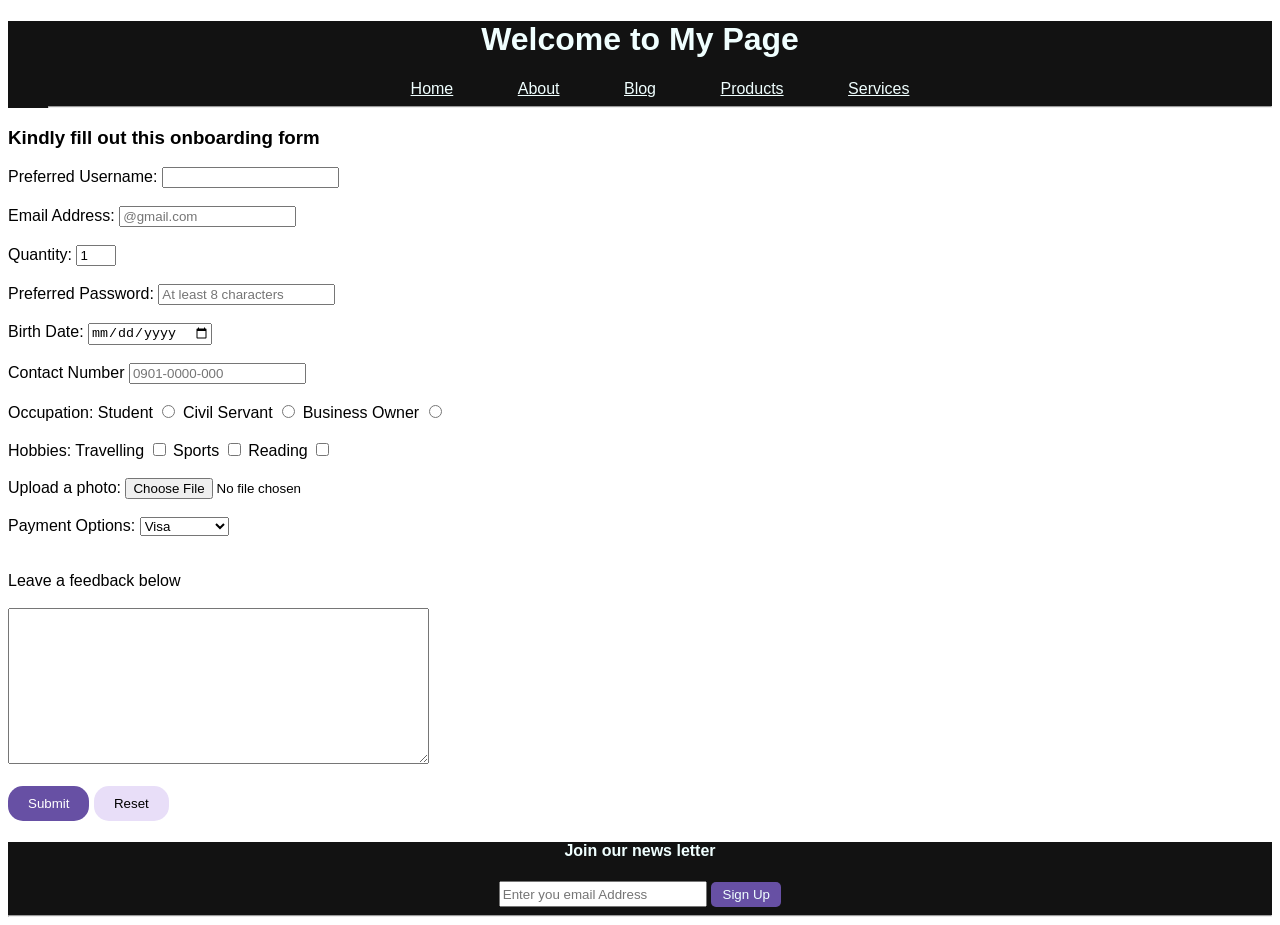
<file: forms.html>
<!DOCTYPE html>
<html lang="en">
<head>
    <meta charset="UTF-8">
    <meta name="viewport" content="width=device-width, initial-scale=1.0">
    <title>Document</title>
</head>

<header style="background-color:#121212; color: azure; text-align: center;">
    <h1>Welcome to My Page</h1>
      <ul><a href="#" style="color: azure; margin: 30px;">Home</a>
          <a href="#" style="color: azure; margin: 30px;">About</a>
          <a href="#" style="color: azure; margin: 30px;">Blog</a>
          <a href="#" style="color: azure; margin: 30px;">Products</a>
          <a href="#" style="color: azure; margin: 30px;">Services</a>
    <hr>
      </ul>
</header>
<body style="font-family: 'Gill Sans', 'Gill Sans MT', Calibri, 'Trebuchet MS', sans-serif;">
    <form>
    <h3>Kindly fill out this onboarding form</h3>
    
    <label for="name">Preferred Username:</label>
    <input type="text" id="name">
   
    <br><br>
    <label for="email">Email Address:</label>
    <input type="email" id="email" required placeholder="@gmail.com">
    
    <br><br>
    <label for="quantity">Quantity:</label>
    <input type="number" id="quantity" value="1" min="1" max="5">

    <br><br>
    <label for="password">Preferred Password:</label>
    <input type="password" id="password" required placeholder="At least 8 characters" maxlength="8 characters">
    
    <br><br>
    <label for="date">Birth Date:</label>
    <input type="date" id="date">
    
    <br><br>
    <label for="name">Contact Number</label>
    <input type="tel" id="name" placeholder="0901-0000-000">

    <br><br>
    <label for="radio">Occupation:</label>

    <label for="Student">Student</label>
    <input type="radio" id="Student" name="Occupation">
    <label for="Civil Servant">Civil Servant</label>
    <input type="radio" id="Civil Servant" name="Occupation">
    <label for="Business Owner">Business Owner</label>
    <input type="radio" id="Business Owner" name="Occupation">
    
    <br><br>
    <label for="checkbox">Hobbies:</label>

    <label for="Travelling">Travelling</label>
    <input type="checkbox" id="Travelling">
    <label for="Sports">Sports</label>
    <input type="checkbox" id="Sports">
    <label for="Reading">Reading</label>
    <input type="checkbox" id="Reading">
    

    <br><br>
    <label for="file">Upload a photo:</label>
    <input type="file" id="file">

    <br><br>
    <label for="Payment">Payment Options:</label>

    <select name="Payment" id="Payment">
      <option value="Visa">Visa</option>
      <option value="Verve">Verve</option>
      <option value="Mastercard">Mastercard</option>
    </select>
 
    <br><br><br>
    <label for="comments">Leave a feedback below <br><br></label>
    <textarea name="comments" id="comments" cols="50" rows="10"></textarea>
    
    <br><br>  
    <input type="submit" style=
    "background-color: #6750A4;
    border: none;
    color: white; 
    border-radius: 15px; 
    padding: 10px 20px;">

    <input type="reset" style=
    "border: none;
    background-color:#E8DEF8;
    border-radius: 15px; 
    padding: 10px 20px">
    </form>

<footer style="background-color: #121212; text-align: center">
    <label for="email" style="color: azure;"><h4>Join our news letter</h4></label>
    <input type="email" id="email" placeholder="Enter you email Address" style="width: 200px; height:20px;">
    <input type="submit" value="Sign Up" style=" color: azure; background-color: #6750a4; width: 70px; height: 25px; border: none; border-radius: 5px;">
    <hr>
</footer>
</body>
</html>
</file>
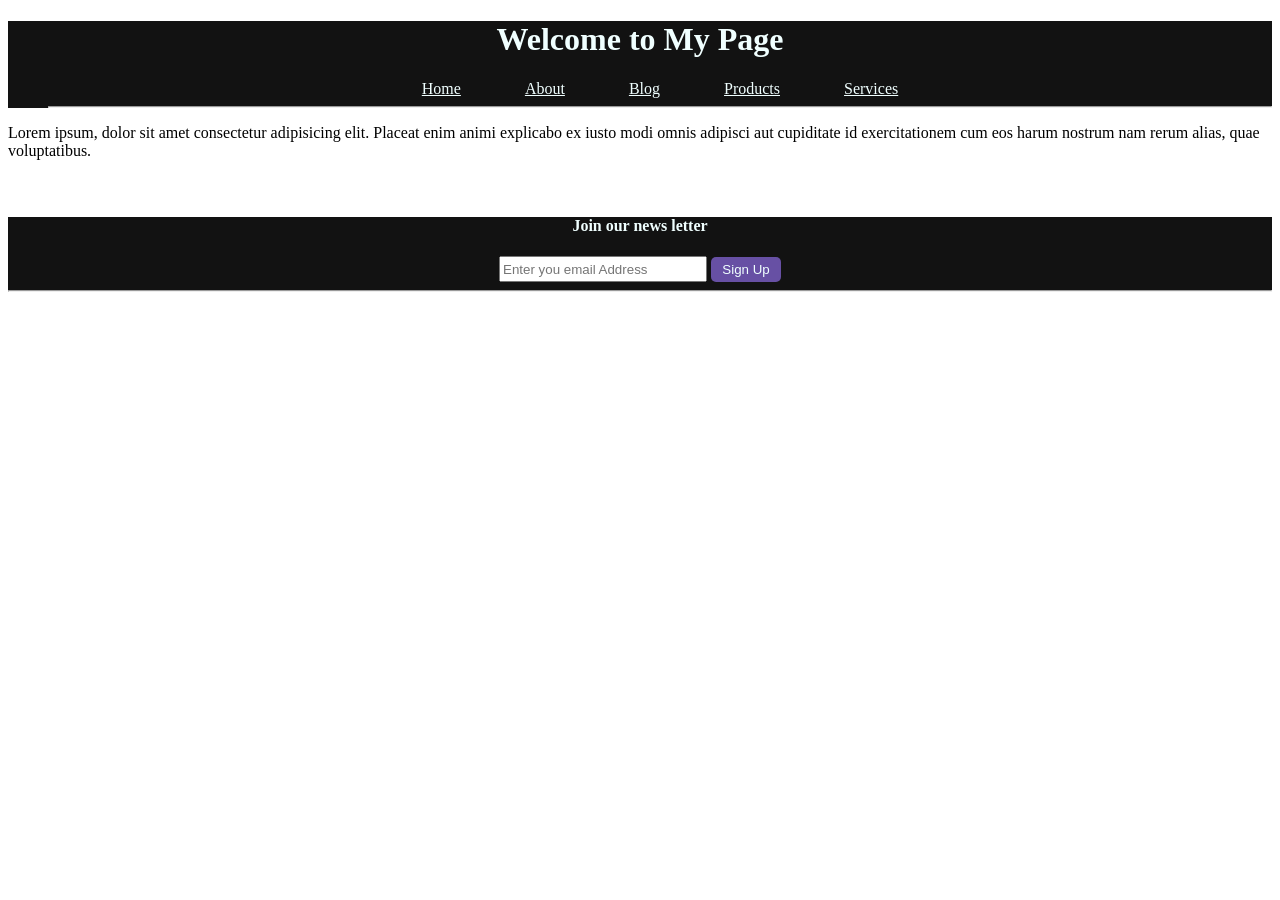
<file: landing.html>
<!DOCTYPE html>
<html lang="en">
<head>
    <meta charset="UTF-8">
    <meta name="viewport" content="width=device-width, initial-scale=1.0">
    <title>Document</title>
</head>

<header style="background-color:#121212; color: azure; text-align: center;">
    <h1>Welcome to My Page</h1>
      <ul><a href="#" style="color: azure; margin: 30px;">Home</a>
          <a href="#" style="color: azure; margin: 30px;">About</a>
          <a href="#" style="color: azure; margin: 30px;">Blog</a>
          <a href="#" style="color: azure; margin: 30px;">Products</a>
          <a href="#" style="color: azure; margin: 30px;">Services</a>
    <hr>
      </ul>
</header>

<main>
    Lorem ipsum, dolor sit amet consectetur adipisicing elit. Placeat enim animi explicabo ex iusto modi omnis adipisci aut cupiditate id exercitationem cum eos harum nostrum nam rerum alias, quae voluptatibus.
</main>
 <br><br>
<footer style="background-color: #121212; text-align: center">
    <label for="email" style="color: azure;"><h4>Join our news letter</h4></label>
    <input type="email" id="email" placeholder="Enter you email Address" style="width: 200px; height:20px;">
    <input type="submit" value="Sign Up" style=" color: azure; background-color: #6750a4; width: 70px; height: 25px; border: none; border-radius: 5px;">
    <hr>
</footer>

<body>
    
</body>
</html>
</file>
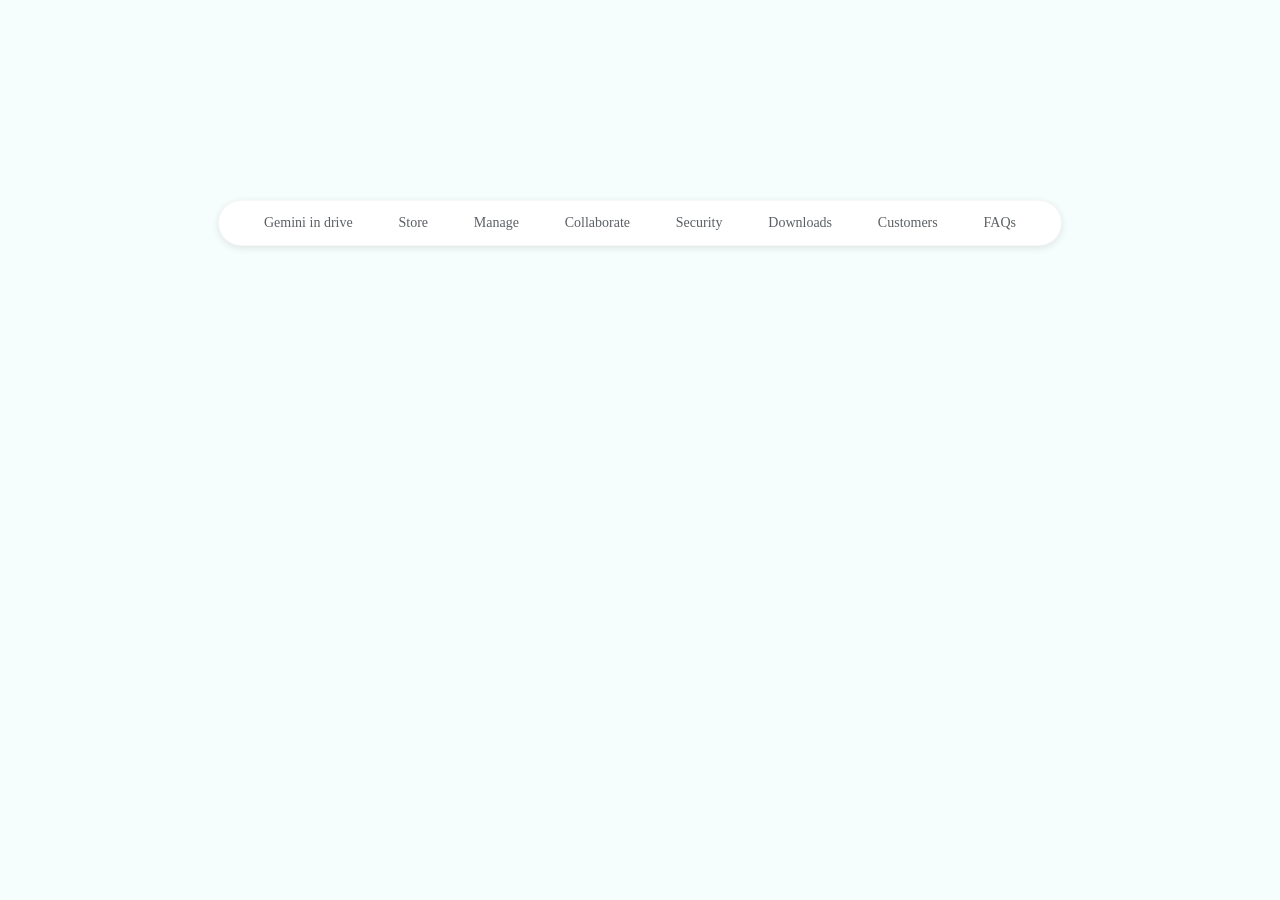
<file: nav.html>
<!DOCTYPE html>
<html lang="en">
<head>
    <meta charset="UTF-8">
    <meta name="viewport" content="width=device-width, initial-scale=1.0">
    <title>Document</title>
    <link rel="stylesheet" href="css/nav.css">
    <link rel="preconnect" href="https://fonts.googleapis.com">
<link rel="preconnect" href="https://fonts.gstatic.com" crossorigin>
<link href="https://fonts.googleapis.com/css2?family=Google+Sans:ital,opsz,wght@0,17..18,400..700;1,17..18,400..700&family=Roboto:ital,wght@0,100..900;1,100..900&display=swap" rel="stylesheet">
</head>
<body>
    <nav class="nav-bar">
        <ul>
            <li>Gemini in drive</li>
            <li>Store</li>
            <li>Manage</li>
            <li>Collaborate</li>
            <li>Security</li>
            <li>Downloads</li>
            <li>Customers</li>
            <li>FAQs</li>
        </ul>
    </nav>
</body>
</html>
</file>
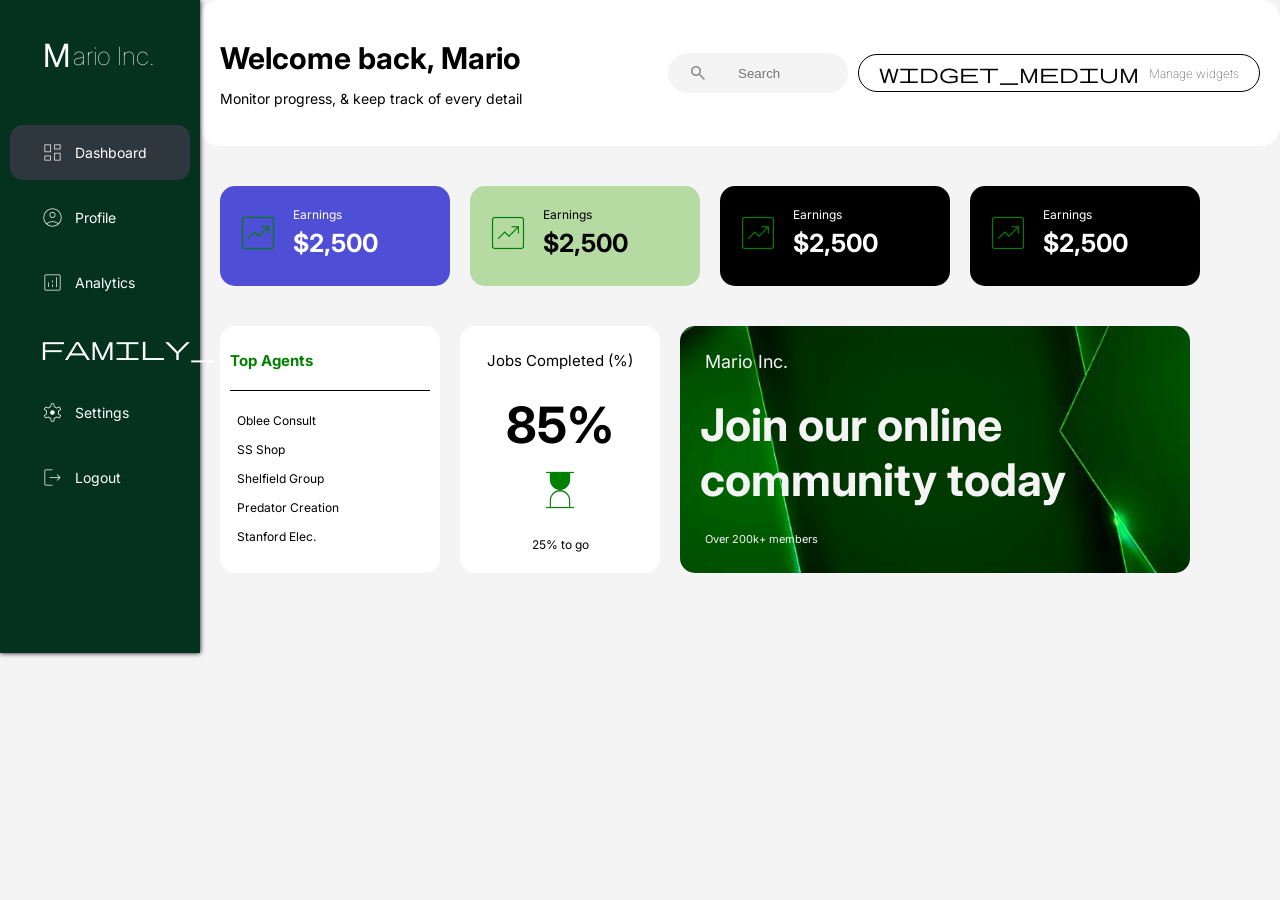
<file: practice.html>
<!DOCTYPE html>
<html lang="en">
<head>
    <meta charset="UTF-8">
    <meta name="viewport" content="width=device-width, initial-scale=1.0">
    <title>Document</title>
    <link rel="stylesheet" href="css/style2.css">
    <link rel="stylesheet" href="https://fonts.googleapis.com/css2?family=Material+Symbols+Outlined:opsz,wght,FILL,GRAD@20..48,100..700,0..1,-50..200" />
    <link href="https://fonts.googleapis.com/css2?family=Inter:wght@400;600&family=Montserrat:wght@700&family=Poppins:wght@400;600&display=swap" rel="stylesheet">
    <link href="https://fonts.googleapis.com/css2?family=Roboto:wght@300;400;500;700&display=swap" rel="stylesheet">
</head>
<body>
    <div class="content">
    <nav>
        <div class="nav-items">
            <div class="nav-note">
              <p class="dashboard">Welcome back, Mario</p>
              <p class="nav-support">Monitor progress, & keep track of every detail</p>
            </div>
            <div class="of">
            <div class="search-wrap"><span class="material-symbols-outlined">search</span> <input class="search-bar" type="text" placeholder="Search"></div>
            <div class="widget"><span class="material-symbols-outlined">widget_medium</span> <a href="#" class="nav-btn">Manage widgets</a></div>
            </div>
        </div>
    </nav>
    <aside>
        <ul class="side-links">
            <p class="logo">M<span>ario Inc.</span></p>
                <li class="first"><a href="#"><span class="material-symbols-outlined">dashboard</span> Dashboard</a></li>
                <li><a href="#"><span class="material-symbols-outlined">account_circle</span> Profile</a></li>
                <li><a href="#"><span class="material-symbols-outlined">analytics</span> Analytics</a>
                <li><a href="#"><span class="material-symbols-outlined">family_group</span> Groups</a></li>
                <li><a href="#"><span class="material-symbols-outlined">settings</span> Settings</a></li>
                <li><a href="#"><span class="material-symbols-outlined">logout</span> Logout</a></li>
            </ul>
    </aside>
    <main>
        <section class="card-section">
            <div class="cards">
                <div class="card-details">
                    <span class="material-symbols-outlined">chart_data</span>
                    <div class="yo">
                    <p class="card-name">Earnings</p>
                    <p class="supporting-text">$2,500</p>
                    </div>
                </div>
            </div>

            <div class="cardss">
                <div class="card-details">
                    <span class="material-symbols-outlined">chart_data</span>
                    <div class="yo">
                    <p class="card-name">Earnings</p>
                    <p class="supporting-text">$2,500</p>
                    </div>
                </div>
            </div>

            <div class="cardsss">
                <div class="card-details">
                    <span class="material-symbols-outlined">chart_data</span>
                    <div class="yo">
                    <p class="card-name">Earnings</p>
                    <p class="supporting-text">$2,500</p>
                    </div>
                </div>
            </div>

            <div class="cardsss">
                <div class="card-details">
                    <span class="material-symbols-outlined">chart_data</span>
                    <div class="yo">
                    <p class="card-name">Earnings</p>
                    <p class="supporting-text">$2,500</p>
                    </div>
                </div>
            </div>           
        </section>
        <section class="card-section">
            <div class="top-agents">
                <p class="jobs">Top Agents</p>
                    <ul> 
                        <li>Oblee Consult</li>
                        <li>SS Shop</li>
                        <li>Shelfield Group</li>
                        <li>Predator Creation</li>
                        <li>Stanford Elec.</li>
                    </ul>
            </div>  

            <div class="jobs-completed">
                <p class="jobs">Jobs Completed (%)</p>
                <p class="N">85%</p>
                <span class="material-symbols-outlined">hourglass_top</span>
                <p class="jobss">25% to go</p>
            </div>  

            <div class="last-card">
              <p class="Mario">Mario Inc.</p>
              <p class="join">Join our online<br>community today</p>
              <p class="Marioo">Over 200k+ members</p>
            </div>
        </section>      
    </main>
</body>
</html>
</file>
<file: css/nav.css>
body{
    display: flex;
    justify-content: center;
    align-content: center;
    font-family: Google Sans;
    margin-top: 200px;
    background-color: rgb(245, 253, 253);
}

.nav-bar{
    background-color: white;
    border-radius: 100px;
    border: 1px solid #e0e0e042;
    width: 65%;
    align-items: center;
    justify-content: center;
    text-align: center;
    box-shadow: 0px 2px 7px rgba(0, 0, 0, 0.1);
    padding: 0px 10px;
}

.nav-bar ul{
    display: flex;
    list-style-type: none;
    justify-content: space-evenly;
    padding: 0px;
    margin: 4px
}

.nav-bar li{
    text-decoration: none;
    font-size: 14px;
    padding: 10px 15px;
    border-radius: 200px;
    color: #5c6064;
}

.nav-bar li:hover{
    background-color:#F1F3F4 ;
    cursor: pointer;
}

.nav-bar li:active{
    font-weight: 500;
    color: black;
    background-color: white;
}
</file>
<file: css/style2.css>
body{
    margin: 0;
    padding: 0;
    font-family: inter;
    background-color: #f4f4f4;
}
.content{
    display: grid; 
    grid-template-columns: 200px 2fr 1fr;
}
nav{
    grid-column: 2/4;
    grid-row: 1/2; 
    background-color: #f4f4f4;
}

aside{
    background-color: #05311f;
    height: 100%;
    width: auto;
    grid-column: 1/2;
    grid-row: 1/8;
    box-shadow: 0px 0px 5px;
    border-radius: 0px 20px 0-0px 0px;
}

main{
    grid-column: 2/4;
    grid-row: 2/8;
    display: flex;
    flex-direction: column;
    flex-wrap: wrap; 
    padding: 40px 20px;
}

.search-bar{
    padding: 10px 30px;
    width: 60px;
    height: 20px;
    border-radius: 50px;
    border: none;
    background-color: transparent;
    border-style: none;
}

.of{
    display: flex;
    align-items: center;
    gap: 10px;
}

.nav-btn {
    background-color: transparent;
    color: black;      
    font-weight: lighter;
    text-decoration: none;
    font-size: 12px;
}

.widget{
    display: flex;
    align-items: center;
    border: 1px solid #000;
    border-radius: 30px;
    padding: 8px 20px;
    gap: 10px;
}

.widget span{
    font-size: 20px;
}
.nav-note {
    margin: 0px;
    padding: 0px;
    display: flex;
    flex-direction: column;
    justify-content: center;
}

.dashboard{
    margin-bottom: 0px;
    font-size: 30px;
    font-weight: bold;
}

.nav-support{
    color: #000000;
    padding-left: 0px;
    padding-bottom: 15px;
    font-size: 14px;
}

.first{
    border: 2px none white;
    background-color: #5f3c6473;
    border-radius: 13px;
}

.nav-items{
    display: flex;
    align-items: center;
    justify-content: space-between;
    background-color: #ffffff;
    border-radius: 20px;
    color: #000000;
    padding: 10px 20px;
}

.search-wrap{
    display: flex;
    align-items: center;
    background-color: #f4f4f4;
    padding: 0px 020px;
    border-radius: 100px;
}

.search-wrap span{
    font-size: 20px;
    color: #888;
}

.logo{
    font-size: xx-large;
    display: flex;
    align-items: center;
    justify-content: center;
    color: white;
    margin-top: 10px;
    margin-bottom: 40px;

}

.logo span{
    font-size: 15px;
    padding: 3px
}
.side-links{
    display: flex;
    flex-direction: column;
    gap: 10px;
    list-style: none;
    padding: 10px;
}

.side-links span{
    font-size: 25px;
    font-weight: lighter;
}

.side-links a {
    text-decoration: none;
    color: white;
    display: flex;
    align-items: center;
    gap: 10px;
    padding: 15px 30px;
    font-size: 14px;
}

.card-section{
    display: flex;
    gap: 20px;
    margin-bottom: 40px;
}
.performance-o{
    font-size: 18px;
}

.cards{
    border-radius: 15px;
    background-color: rgb(78, 78, 215);
    color: #fff;
    margin: 0px;
    height: 100px;
    width: 230px;
}

.cardss{
    border-radius: 15px;
    background-color: #38a50156;
    color: #000000;
    margin: 0px;
    height: 100px;
    width: 230px;
}

.cardsss{
    border-radius: 15px;
    background-color: #000000;
    color: #ffffff;
    margin: 0px;
    height: 100px;
    width: 230px;
}

.card-details{
    display: flex;
    align-items: center;
    margin: 0px;
    padding: 17px 13px;
    gap: 10px;
}

.yo{
    display: flex;
    flex-direction: column;
    gap: 5px;
    justify-content: center;
}

.card-details h3, 
.card-details p,
.card-details span {
    margin: 0; 
    padding: 0;
    line-height: 1.2;
}

.card-details span{
    font-size: 50px;
    font-weight: lighter;
    color: green;
    margin: 0px;
    
}
.card-name{
    font-size: 12px;
}

.supporting-text{
    font-size: 25px;
    font-weight: bolder;
}

.button{
    margin: 5px;
    height: 35px;
    border-radius: 10px;
    border-style: none;
    background-color: #804A8A;
    color: #ffffff
}

.top-agents{
    background-color: #ffffff;
    width: 200px;
    padding: 10px;
    border-radius: 15px;
    font-size: 12px;
}

.top-agents p{
    font-size: 15px;
    font-weight: bold;
    border-bottom: 0.5px solid #000000;
    padding-bottom: 20px;
    color: green

}
.top-agents ul {
    list-style: none;
    padding: 0px;
}

.top-agents li{
    padding: 7px;
}
 

.jobs-completed{
    background-color: #ffffff;
    width: 200px;
    padding: 0px;
    border-radius: 15px;
    font-size: 12px;
    display: flex;
    flex-direction: column;
    justify-content: center;
    align-items: center;
    gap: 10px;
}

.jobs{
    font-size: 15px;
    padding-bottom: 0px;
}
.N{
    font-size: 50px;
    padding: 0px;
    margin: 0px;
    font-weight: bold;
}

.jobs-completed span{
    font-size: 50px;
    color: green;
    padding: 0px;
    margin: 0px;
    font-weight: lighter;
}

.last-card{
    background-color: #f4f4f4;
    width: 510px;
    padding: 0px;
    border-radius: 15px;
    background-image: url(/images/image.png);
    background-size: cover;
    background-position: center;
    display: flex;
    flex-direction: column;
    gap: 0px;
}

.join{
    font-size: 45px;
    font-weight: bold;
    padding: 0px 20px;
    color: #f4f4f4;
    margin: 0px;
}

.Mario{
    font-size: 18px;
    padding: 20px;
    color: #f4f4f4;
    margin: 5px;
}

.Marioo{
    font-size: 11px;
    padding: 20px;
    color: #f4f4f4;
    margin: 5px;
}
</file>
